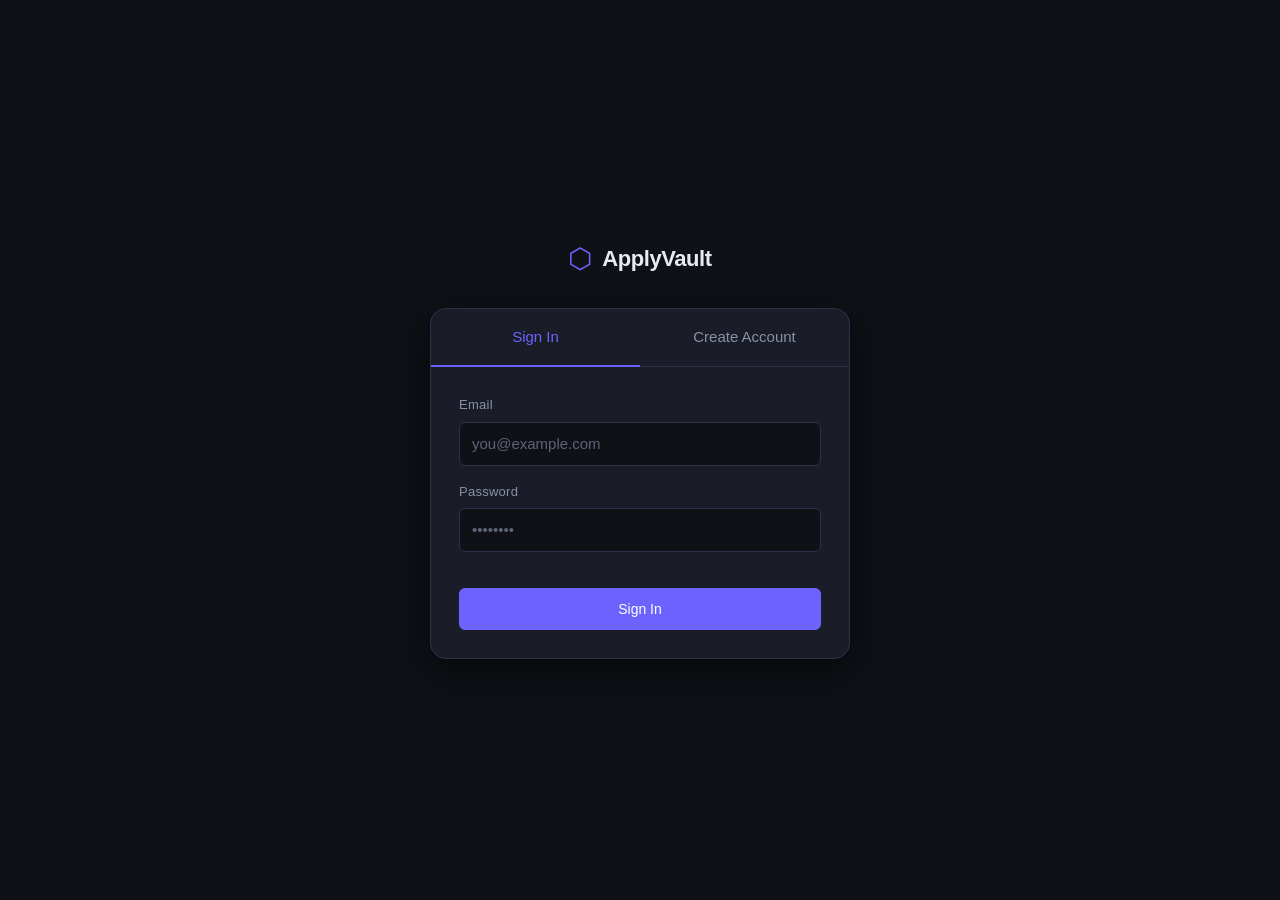
<file: frontend/index.html>
<!DOCTYPE html>
<html lang="en">
<head>
  <meta charset="UTF-8" />
  <meta name="viewport" content="width=device-width, initial-scale=1.0" />
  <title>ApplyVault — Sign In</title>
  <link rel="stylesheet" href="style.css" />
</head>
<body class="auth-page">

  <div class="auth-container">
    <div class="auth-brand">
      <span class="auth-logo">⬡</span>
      <span class="auth-brand-name">ApplyVault</span>
    </div>

    <div class="auth-card">
      <div class="auth-tabs" role="tablist">
        <button
          class="auth-tab active"
          id="tab-login"
          role="tab"
          aria-selected="true"
          aria-controls="panel-login"
          data-tab="login"
        >Sign In</button>
        <button
          class="auth-tab"
          id="tab-register"
          role="tab"
          aria-selected="false"
          aria-controls="panel-register"
          data-tab="register"
        >Create Account</button>
      </div>

      <!-- Login panel -->
      <div id="panel-login" class="auth-panel" role="tabpanel" aria-labelledby="tab-login">
        <form id="login-form" novalidate>
          <div class="field">
            <label for="login-email">Email</label>
            <input
              type="email"
              id="login-email"
              name="email"
              placeholder="you@example.com"
              autocomplete="email"
              required
            />
          </div>
          <div class="field">
            <label for="login-password">Password</label>
            <input
              type="password"
              id="login-password"
              name="password"
              placeholder="••••••••"
              autocomplete="current-password"
              required
            />
          </div>
          <div id="login-error" class="form-error" role="alert" aria-live="polite"></div>
          <button type="submit" class="btn btn-primary btn-full" id="login-submit">
            Sign In
          </button>
        </form>
      </div>

      <!-- Register panel -->
      <div id="panel-register" class="auth-panel hidden" role="tabpanel" aria-labelledby="tab-register">
        <form id="register-form" novalidate>
          <div class="field">
            <label for="register-email">Email</label>
            <input
              type="email"
              id="register-email"
              name="email"
              placeholder="you@example.com"
              autocomplete="email"
              required
            />
          </div>
          <div class="field">
            <label for="register-password">Password</label>
            <input
              type="password"
              id="register-password"
              name="password"
              placeholder="At least 8 characters"
              autocomplete="new-password"
              required
              minlength="8"
            />
          </div>
          <div id="register-error" class="form-error" role="alert" aria-live="polite"></div>
          <div id="register-success" class="form-success" role="status" aria-live="polite"></div>
          <button type="submit" class="btn btn-primary btn-full" id="register-submit">
            Create Account
          </button>
        </form>
      </div>
    </div>
  </div>

  <div id="toast-container" class="toast-container" aria-live="polite"></div>

  <script src="config.js"></script>
  <script src="app.js"></script>
</body>
</html>
</file>
<file: frontend/style.css>
/* ============================================================
   ApplyVault — stylesheet
   Mobile-first, no external framework
   ============================================================ */

/* ── Custom properties ───────────────────────────────────── */
:root {
  --color-bg:           #0f1117;
  --color-surface:      #1a1d27;
  --color-surface-alt:  #22263a;
  --color-border:       #2e3248;
  --color-border-light: #3a4060;

  --color-text:         #e8eaf0;
  --color-text-muted:   #8892a4;
  --color-text-subtle:  #5c6478;

  --color-accent:       #6c63ff;
  --color-accent-hover: #5a53e6;
  --color-accent-dim:   rgba(108, 99, 255, 0.15);

  /* Status colours */
  --color-applied:   #3b82f6;
  --color-interview: #f59e0b;
  --color-offer:     #22c55e;
  --color-rejected:  #ef4444;
  --color-withdrawn: #6b7280;

  /* Feedback */
  --color-error:   #ef4444;
  --color-success: #22c55e;

  /* Typography */
  --font: -apple-system, BlinkMacSystemFont, "Segoe UI", Roboto, Helvetica, Arial, sans-serif;
  --font-mono: "SF Mono", "Fira Code", "Fira Mono", "Roboto Mono", monospace;

  /* Radii & spacing */
  --radius-sm: 6px;
  --radius:    10px;
  --radius-lg: 16px;

  /* Shadows */
  --shadow-sm: 0 1px 3px rgba(0,0,0,0.4);
  --shadow:    0 4px 16px rgba(0,0,0,0.5);
  --shadow-lg: 0 12px 40px rgba(0,0,0,0.6);
}

/* ── Reset & base ─────────────────────────────────────────── */
*, *::before, *::after {
  box-sizing: border-box;
  margin: 0;
  padding: 0;
}

html {
  font-size: 16px;
  -webkit-text-size-adjust: 100%;
}

body {
  font-family: var(--font);
  background: var(--color-bg);
  color: var(--color-text);
  line-height: 1.6;
  min-height: 100vh;
}

a {
  color: var(--color-accent);
  text-decoration: none;
}

a:hover {
  text-decoration: underline;
}

img, svg {
  display: block;
  max-width: 100%;
}

/* ── Typography ───────────────────────────────────────────── */
h1, h2, h3, h4 {
  line-height: 1.25;
  font-weight: 600;
  color: var(--color-text);
}

h1 { font-size: 1.75rem; }
h2 { font-size: 1.375rem; }
h3 { font-size: 1.125rem; }

p {
  color: var(--color-text-muted);
}

/* ── Utility ──────────────────────────────────────────────── */
.hidden { display: none !important; }
.sr-only {
  position: absolute;
  width: 1px; height: 1px;
  padding: 0; margin: -1px;
  overflow: hidden;
  clip: rect(0,0,0,0);
  white-space: nowrap;
  border: 0;
}

/* ── Buttons ──────────────────────────────────────────────── */
.btn {
  display: inline-flex;
  align-items: center;
  gap: 6px;
  padding: 0.55rem 1.1rem;
  border-radius: var(--radius-sm);
  border: 1px solid transparent;
  font: inherit;
  font-size: 0.875rem;
  font-weight: 500;
  cursor: pointer;
  transition: background 0.15s, border-color 0.15s, opacity 0.15s;
  white-space: nowrap;
}

.btn:disabled {
  opacity: 0.55;
  cursor: not-allowed;
}

.btn-primary {
  background: var(--color-accent);
  color: #fff;
  border-color: var(--color-accent);
}

.btn-primary:hover:not(:disabled) {
  background: var(--color-accent-hover);
  border-color: var(--color-accent-hover);
}

.btn-secondary {
  background: var(--color-surface-alt);
  color: var(--color-text);
  border-color: var(--color-border);
}

.btn-secondary:hover:not(:disabled) {
  background: var(--color-border);
}

.btn-ghost {
  background: transparent;
  color: var(--color-text-muted);
  border-color: transparent;
}

.btn-ghost:hover:not(:disabled) {
  color: var(--color-text);
  background: var(--color-surface-alt);
}

.btn-danger {
  background: transparent;
  color: var(--color-error);
  border-color: var(--color-error);
}

.btn-danger:hover:not(:disabled) {
  background: rgba(239, 68, 68, 0.1);
}

.btn-sm {
  padding: 0.3rem 0.7rem;
  font-size: 0.8125rem;
}

.btn-full { width: 100%; justify-content: center; }

/* ── Forms ────────────────────────────────────────────────── */
.field {
  display: flex;
  flex-direction: column;
  gap: 6px;
  margin-bottom: 1rem;
}

.field label {
  font-size: 0.8125rem;
  font-weight: 500;
  color: var(--color-text-muted);
  letter-spacing: 0.02em;
}

.field input,
.field textarea,
.field select {
  background: var(--color-bg);
  border: 1px solid var(--color-border);
  border-radius: var(--radius-sm);
  color: var(--color-text);
  font: inherit;
  font-size: 0.9375rem;
  padding: 0.55rem 0.75rem;
  width: 100%;
  transition: border-color 0.15s, box-shadow 0.15s;
  outline: none;
}

.field input::placeholder,
.field textarea::placeholder {
  color: var(--color-text-subtle);
}

.field input:focus,
.field textarea:focus,
.field select:focus {
  border-color: var(--color-accent);
  box-shadow: 0 0 0 3px var(--color-accent-dim);
}

.field input:invalid:not(:placeholder-shown) {
  border-color: var(--color-error);
}

.field textarea {
  resize: vertical;
  min-height: 80px;
}

.field select {
  appearance: none;
  background-image: url("data:image/svg+xml,%3Csvg xmlns='http://www.w3.org/2000/svg' width='12' height='8' viewBox='0 0 12 8'%3E%3Cpath fill='%238892a4' d='M1 1l5 5 5-5'/%3E%3C/svg%3E");
  background-repeat: no-repeat;
  background-position: right 12px center;
  padding-right: 2rem;
}

.form-error {
  min-height: 1.25rem;
  font-size: 0.8125rem;
  color: var(--color-error);
  margin-bottom: 0.5rem;
}

.form-error:empty { margin-bottom: 0; }

.form-success {
  min-height: 1.25rem;
  font-size: 0.8125rem;
  color: var(--color-success);
  margin-bottom: 0.5rem;
}

.form-success:empty { margin-bottom: 0; }

/* ── Auth page ────────────────────────────────────────────── */
.auth-page {
  display: flex;
  align-items: center;
  justify-content: center;
  min-height: 100vh;
  padding: 1.5rem;
}

.auth-container {
  width: 100%;
  max-width: 420px;
}

.auth-brand {
  display: flex;
  align-items: center;
  gap: 10px;
  margin-bottom: 2rem;
  justify-content: center;
}

.auth-logo {
  font-size: 1.75rem;
  color: var(--color-accent);
  line-height: 1;
}

.auth-brand-name {
  font-size: 1.375rem;
  font-weight: 700;
  color: var(--color-text);
  letter-spacing: -0.02em;
}

.auth-card {
  background: var(--color-surface);
  border: 1px solid var(--color-border);
  border-radius: var(--radius-lg);
  box-shadow: var(--shadow-lg);
  overflow: hidden;
}

.auth-tabs {
  display: flex;
  border-bottom: 1px solid var(--color-border);
}

.auth-tab {
  flex: 1;
  background: transparent;
  border: none;
  border-bottom: 2px solid transparent;
  color: var(--color-text-muted);
  font: inherit;
  font-size: 0.9375rem;
  font-weight: 500;
  padding: 1rem;
  cursor: pointer;
  transition: color 0.15s, border-color 0.15s;
  margin-bottom: -1px;
}

.auth-tab:hover:not(.active) {
  color: var(--color-text);
}

.auth-tab.active {
  color: var(--color-accent);
  border-bottom-color: var(--color-accent);
}

.auth-panel {
  padding: 1.75rem;
}

/* ── Status badges ────────────────────────────────────────── */
.badge {
  display: inline-flex;
  align-items: center;
  gap: 5px;
  padding: 0.2rem 0.6rem;
  border-radius: 999px;
  font-size: 0.75rem;
  font-weight: 600;
  letter-spacing: 0.03em;
  text-transform: uppercase;
  white-space: nowrap;
}

.badge::before {
  content: '';
  width: 6px;
  height: 6px;
  border-radius: 50%;
  background: currentColor;
  opacity: 0.8;
}

.badge-applied {
  background: rgba(59, 130, 246, 0.15);
  color: var(--color-applied);
}

.badge-interview {
  background: rgba(245, 158, 11, 0.15);
  color: var(--color-interview);
}

.badge-offer {
  background: rgba(34, 197, 94, 0.15);
  color: var(--color-offer);
}

.badge-rejected {
  background: rgba(239, 68, 68, 0.15);
  color: var(--color-rejected);
}

.badge-withdrawn {
  background: rgba(107, 114, 128, 0.15);
  color: var(--color-withdrawn);
}

/* ── Stats bar ────────────────────────────────────────────── */
.stats-bar {
  display: grid;
  grid-template-columns: repeat(2, 1fr);
  gap: 0.75rem;
  margin-bottom: 1.5rem;
}

.stat-card {
  background: var(--color-surface);
  border: 1px solid var(--color-border);
  border-radius: var(--radius);
  padding: 1rem 1.25rem;
}

.stat-label {
  font-size: 0.75rem;
  font-weight: 500;
  color: var(--color-text-muted);
  text-transform: uppercase;
  letter-spacing: 0.06em;
  margin-bottom: 0.25rem;
}

.stat-value {
  font-size: 1.75rem;
  font-weight: 700;
  color: var(--color-text);
  line-height: 1;
}

.stat-card.stat-total .stat-value { color: var(--color-text); }
.stat-card.stat-applied .stat-value { color: var(--color-applied); }
.stat-card.stat-interview .stat-value { color: var(--color-interview); }
.stat-card.stat-offer .stat-value { color: var(--color-offer); }
.stat-card.stat-rejected .stat-value { color: var(--color-rejected); }
.stat-card.stat-withdrawn .stat-value { color: var(--color-withdrawn); }

/* ── Filter / search bar ──────────────────────────────────── */
.filter-bar {
  display: flex;
  flex-direction: column;
  gap: 0.625rem;
  margin-bottom: 1.25rem;
}

.filter-search {
  position: relative;
}

.filter-search input {
  background: var(--color-surface);
  border: 1px solid var(--color-border);
  border-radius: var(--radius-sm);
  color: var(--color-text);
  font: inherit;
  font-size: 0.9375rem;
  padding: 0.55rem 0.75rem 0.55rem 2.25rem;
  width: 100%;
  outline: none;
  transition: border-color 0.15s, box-shadow 0.15s;
}

.filter-search input:focus {
  border-color: var(--color-accent);
  box-shadow: 0 0 0 3px var(--color-accent-dim);
}

.filter-search input::placeholder {
  color: var(--color-text-subtle);
}

.filter-search-icon {
  position: absolute;
  left: 10px;
  top: 50%;
  transform: translateY(-50%);
  color: var(--color-text-subtle);
  pointer-events: none;
  font-size: 0.9rem;
}

.filter-status {
  display: flex;
  gap: 0.5rem;
  flex-wrap: wrap;
}

.filter-pill {
  background: var(--color-surface);
  border: 1px solid var(--color-border);
  border-radius: 999px;
  color: var(--color-text-muted);
  font: inherit;
  font-size: 0.8125rem;
  font-weight: 500;
  padding: 0.3rem 0.85rem;
  cursor: pointer;
  transition: background 0.15s, border-color 0.15s, color 0.15s;
}

.filter-pill:hover {
  border-color: var(--color-border-light);
  color: var(--color-text);
}

.filter-pill.active {
  background: var(--color-accent-dim);
  border-color: var(--color-accent);
  color: var(--color-accent);
}

/* ── Application cards ────────────────────────────────────── */
.app-list {
  display: flex;
  flex-direction: column;
  gap: 0.75rem;
}

.app-card {
  background: var(--color-surface);
  border: 1px solid var(--color-border);
  border-radius: var(--radius);
  padding: 1.125rem 1.25rem;
  transition: border-color 0.15s;
}

.app-card:hover {
  border-color: var(--color-border-light);
}

.app-card-header {
  display: flex;
  align-items: flex-start;
  justify-content: space-between;
  gap: 0.75rem;
  margin-bottom: 0.5rem;
}

.app-card-company {
  font-size: 1rem;
  font-weight: 600;
  color: var(--color-text);
  line-height: 1.3;
}

.app-card-role {
  font-size: 0.875rem;
  color: var(--color-text-muted);
  margin-top: 2px;
}

.app-card-meta {
  display: flex;
  align-items: center;
  gap: 0.75rem;
  margin-top: 0.75rem;
  flex-wrap: wrap;
}

.app-card-date {
  font-size: 0.8125rem;
  color: var(--color-text-subtle);
  font-family: var(--font-mono);
}

.app-card-actions {
  display: flex;
  gap: 0.375rem;
  flex-shrink: 0;
}

.app-card-notes {
  margin-top: 0.625rem;
  font-size: 0.8125rem;
  color: var(--color-text-muted);
  line-height: 1.5;
  border-top: 1px solid var(--color-border);
  padding-top: 0.625rem;
}

.app-card-url {
  display: inline-flex;
  align-items: center;
  gap: 4px;
  font-size: 0.8125rem;
  color: var(--color-accent);
  margin-top: 0.375rem;
}

/* ── Empty state ──────────────────────────────────────────── */
.empty-state {
  text-align: center;
  padding: 3rem 1.5rem;
  color: var(--color-text-muted);
}

.empty-state-icon {
  font-size: 2.5rem;
  margin-bottom: 0.75rem;
  opacity: 0.5;
}

.empty-state h3 {
  color: var(--color-text-muted);
  margin-bottom: 0.375rem;
}

/* ── Modal ────────────────────────────────────────────────── */
.modal-overlay {
  position: fixed;
  inset: 0;
  background: rgba(0,0,0,0.65);
  backdrop-filter: blur(4px);
  display: flex;
  align-items: center;
  justify-content: center;
  padding: 1rem;
  z-index: 100;
  animation: fadeIn 0.15s ease;
}

.modal-overlay.hidden {
  display: none !important;
}

@keyframes fadeIn {
  from { opacity: 0; }
  to   { opacity: 1; }
}

.modal {
  background: var(--color-surface);
  border: 1px solid var(--color-border);
  border-radius: var(--radius-lg);
  box-shadow: var(--shadow-lg);
  width: 100%;
  max-width: 480px;
  max-height: 90vh;
  overflow-y: auto;
  animation: slideUp 0.2s ease;
}

@keyframes slideUp {
  from { opacity: 0; transform: translateY(16px); }
  to   { opacity: 1; transform: translateY(0); }
}

.modal-header {
  display: flex;
  align-items: center;
  justify-content: space-between;
  padding: 1.25rem 1.5rem;
  border-bottom: 1px solid var(--color-border);
}

.modal-header h2 {
  font-size: 1.0625rem;
}

.modal-close {
  background: none;
  border: none;
  color: var(--color-text-muted);
  font-size: 1.25rem;
  cursor: pointer;
  padding: 4px;
  border-radius: var(--radius-sm);
  line-height: 1;
  transition: color 0.15s, background 0.15s;
}

.modal-close:hover {
  color: var(--color-text);
  background: var(--color-surface-alt);
}

.modal-body {
  padding: 1.5rem;
}

.modal-footer {
  display: flex;
  justify-content: flex-end;
  gap: 0.625rem;
  padding: 1rem 1.5rem;
  border-top: 1px solid var(--color-border);
}

/* ── Dashboard layout ─────────────────────────────────────── */
.dashboard-page {
  display: flex;
  flex-direction: column;
  min-height: 100vh;
}

.topbar {
  background: var(--color-surface);
  border-bottom: 1px solid var(--color-border);
  padding: 0 1.25rem;
  display: flex;
  align-items: center;
  justify-content: space-between;
  height: 56px;
  position: sticky;
  top: 0;
  z-index: 50;
}

.topbar-brand {
  display: flex;
  align-items: center;
  gap: 8px;
  font-weight: 700;
  font-size: 1.0625rem;
  color: var(--color-text);
  letter-spacing: -0.01em;
}

.topbar-brand-icon {
  color: var(--color-accent);
  font-size: 1.25rem;
}

.topbar-actions {
  display: flex;
  align-items: center;
  gap: 0.625rem;
}

.user-email {
  font-size: 0.8125rem;
  color: var(--color-text-muted);
  max-width: 140px;
  overflow: hidden;
  text-overflow: ellipsis;
  white-space: nowrap;
}

.dashboard-main {
  max-width: 960px;
  margin: 0 auto;
  padding: 1.5rem 1.25rem;
  width: 100%;
}

.dashboard-heading {
  display: flex;
  align-items: center;
  justify-content: space-between;
  margin-bottom: 1.5rem;
}

.dashboard-heading h1 {
  font-size: 1.375rem;
}

/* ── Toast notifications ──────────────────────────────────── */
.toast-container {
  position: fixed;
  bottom: 1.5rem;
  right: 1.5rem;
  z-index: 200;
  display: flex;
  flex-direction: column;
  gap: 0.5rem;
  pointer-events: none;
}

.toast {
  background: var(--color-surface-alt);
  border: 1px solid var(--color-border);
  border-radius: var(--radius);
  box-shadow: var(--shadow);
  color: var(--color-text);
  font-size: 0.875rem;
  padding: 0.75rem 1rem;
  max-width: 320px;
  pointer-events: auto;
  animation: toastIn 0.2s ease;
  display: flex;
  align-items: flex-start;
  gap: 0.5rem;
}

.toast-error {
  border-left: 3px solid var(--color-error);
}

.toast-success {
  border-left: 3px solid var(--color-success);
}

.toast-icon {
  flex-shrink: 0;
  font-size: 1rem;
  line-height: 1.4;
}

@keyframes toastIn {
  from { opacity: 0; transform: translateX(12px); }
  to   { opacity: 1; transform: translateX(0); }
}

@keyframes toastOut {
  from { opacity: 1; transform: translateX(0); }
  to   { opacity: 0; transform: translateX(12px); }
}

.toast.leaving {
  animation: toastOut 0.2s ease forwards;
}

/* ── Loading states ───────────────────────────────────────── */
.skeleton {
  background: linear-gradient(
    90deg,
    var(--color-surface-alt) 25%,
    var(--color-border) 50%,
    var(--color-surface-alt) 75%
  );
  background-size: 200% 100%;
  animation: shimmer 1.5s infinite;
  border-radius: var(--radius-sm);
}

@keyframes shimmer {
  from { background-position: 200% 0; }
  to   { background-position: -200% 0; }
}

/* ── Responsive — 640 px breakpoint ──────────────────────── */
@media (min-width: 640px) {
  .stats-bar {
    grid-template-columns: repeat(3, 1fr);
  }

  .filter-bar {
    flex-direction: row;
    align-items: center;
  }

  .filter-search {
    flex: 1;
  }

  .filter-status {
    flex-wrap: nowrap;
  }

  .app-card-header {
    align-items: center;
  }
}

@media (min-width: 900px) {
  .stats-bar {
    grid-template-columns: repeat(6, 1fr);
  }
}
</file>
